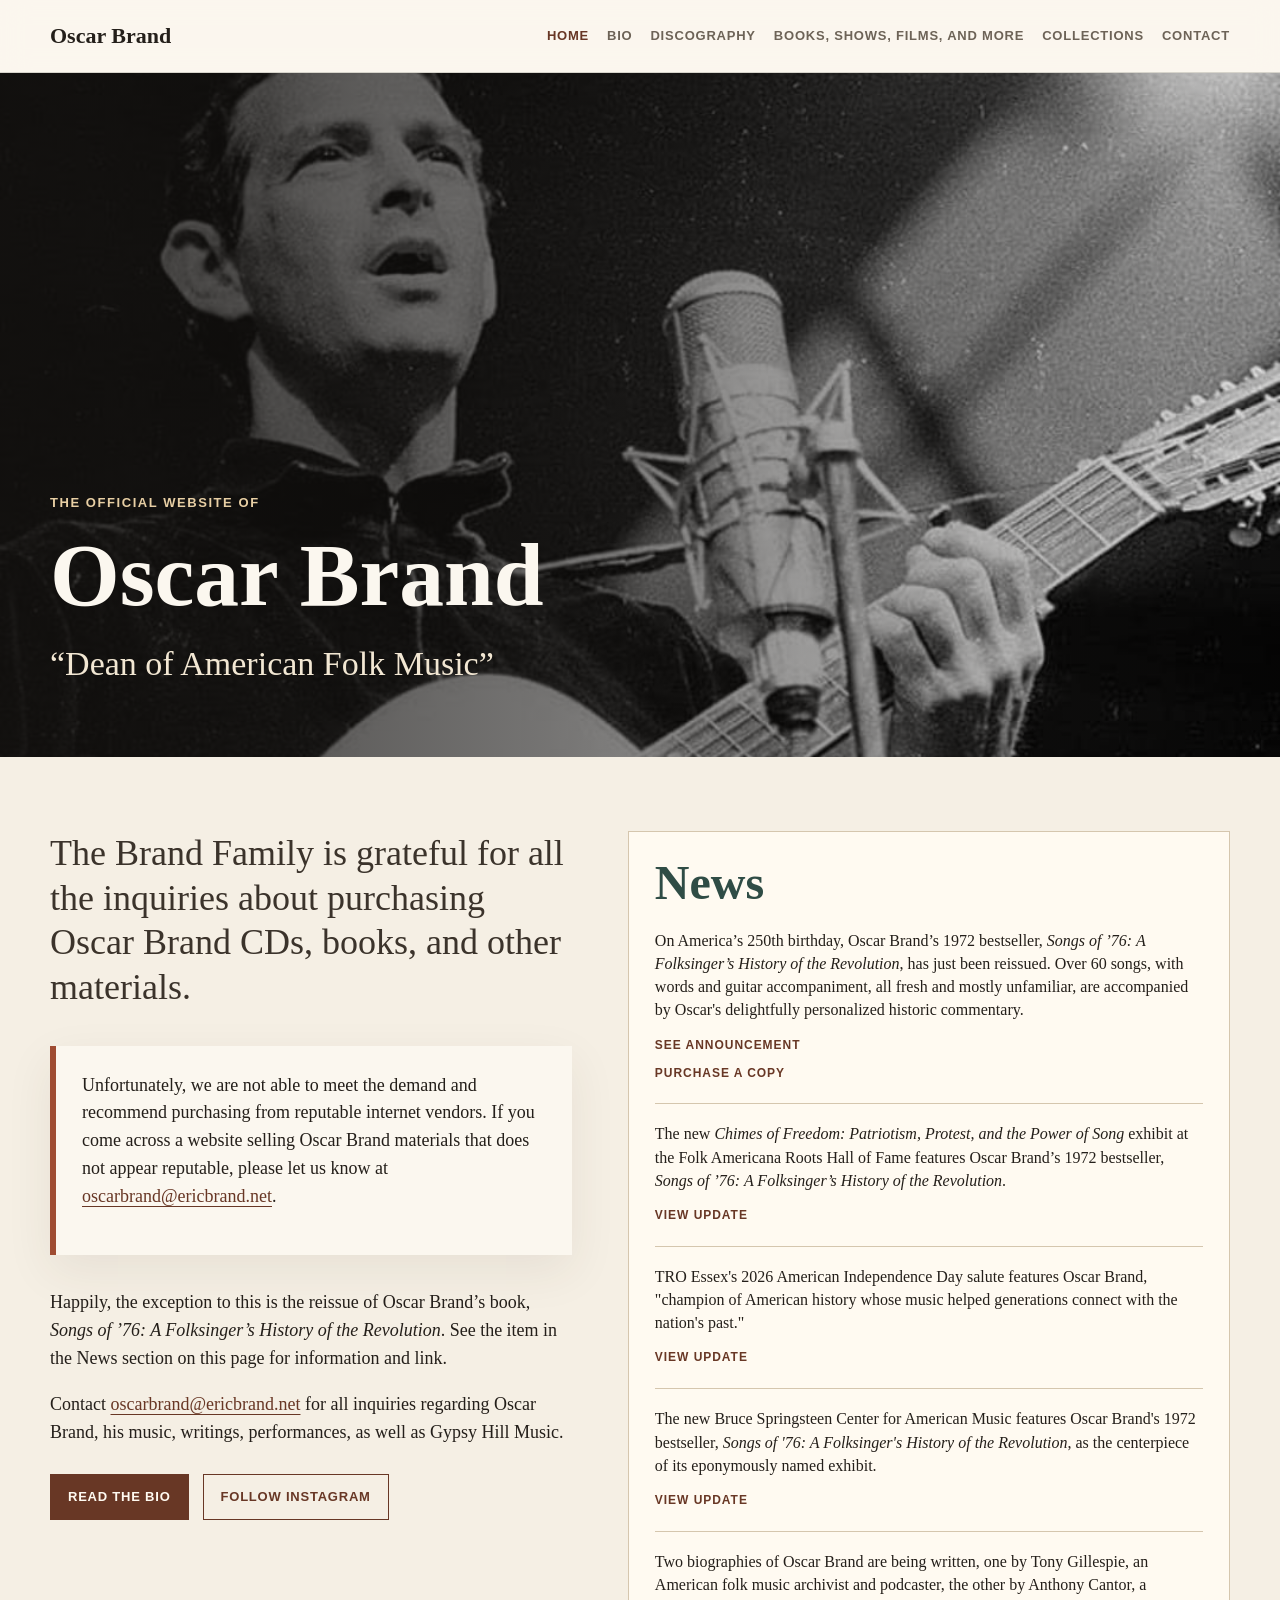
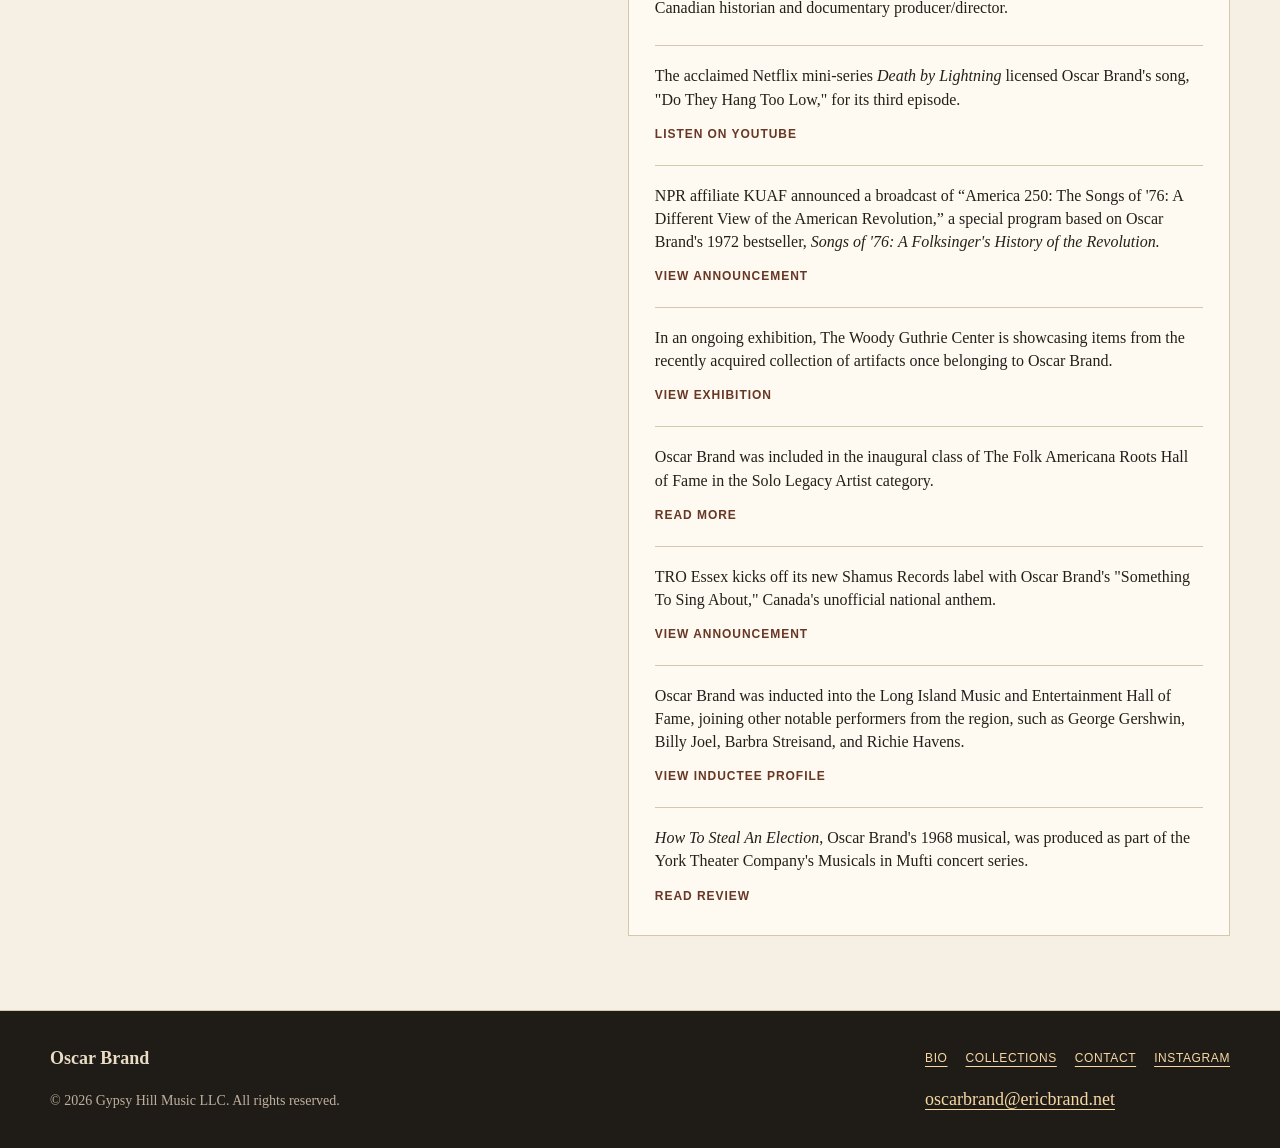
<file: index.html>
<!doctype html>
<html lang="en">
<head>
  <meta charset="utf-8">
  <meta name="viewport" content="width=device-width, initial-scale=1">
  <title>Oscar Brand | Official Website</title>
  <meta name="description" content="The official website of Oscar Brand, Dean of American Folk Music.">
  <meta name="robots" content="index, follow">
  <link rel="canonical" href="https://oscarbrand.com/">
  <meta property="og:type" content="website">
  <meta property="og:title" content="Oscar Brand | Official Website">
  <meta property="og:description" content="The official website of Oscar Brand, Dean of American Folk Music.">
  <meta property="og:url" content="https://oscarbrand.com/">
  <meta property="og:image" content="https://oscarbrand.com/assets/home-hero.jpg">
  <meta property="og:image:alt" content="Oscar Brand performing with his guitar">
  <meta name="twitter:card" content="summary_large_image">
  <link rel="icon" href="favicon.svg" type="image/svg+xml">
  <script>document.documentElement.classList.add('js');</script>
  <link rel="stylesheet" href="styles.css?v=20260910c">
  <script type="application/ld+json">
  {
    "@context": "https://schema.org",
    "@type": "Person",
    "name": "Oscar Brand",
    "url": "https://oscarbrand.com/",
    "image": "https://oscarbrand.com/assets/home-hero.jpg",
    "description": "Oscar Brand was a writer, composer, performer, and radio and television personality known as the Dean of American Folk Music.",
    "sameAs": [
      "https://en.wikipedia.org/wiki/Oscar_Brand",
      "https://www.instagram.com/theoscarbrand/",
      "https://www.discogs.com/artist/292540-Oscar-Brand"
    ]
  }
  </script>
</head>
<body>
  <header class="site-header">
    <nav class="nav" aria-label="Primary navigation">
      <a class="brand" href="/">Oscar Brand</a>
      <button class="nav-toggle" type="button" aria-expanded="false" aria-controls="primary-links"><span class="nav-toggle-lines" aria-hidden="true"></span><span class="sr-only">Menu</span></button>
      <div class="nav-links" id="primary-links">
        <a href="/" aria-current="page">Home</a>
        <a href="bio.html">Bio</a>
        <a href="discography.html">Discography</a>
        <a href="books-shows-films.html">Books, Shows, Films, and More</a>
        <a href="collections.html">Collections</a>
        <a href="contact.html">Contact</a>
      </div>
    </nav>
  </header>

  <main>
    <section class="hero" style="--hero-position: 50% 30%;">
      <img class="hero-image" src="assets/home-hero.jpg" alt="Oscar Brand performing with his guitar" width="1080" height="1075" fetchpriority="high">
      <div class="hero-inner">
        <p class="eyebrow">The Official Website of</p>
        <h1>Oscar Brand</h1>
        <p class="hero-subtitle">“Dean of American Folk Music”</p>
      </div>
    </section>

    <section class="content two-column home-content">
      <div class="copy">
        <p class="lead">The Brand Family is grateful for all the inquiries about purchasing Oscar Brand CDs, books, and other materials.</p>
        <div class="notice">
          <p>Unfortunately, we are not able to meet the demand and recommend purchasing from reputable internet vendors. If you come across a website selling Oscar Brand materials that does not appear reputable, please let us know at <a href="mailto:oscarbrand@ericbrand.net">oscarbrand@ericbrand.net</a>.</p>
        </div>
        <p>Happily, the exception to this is the reissue of Oscar Brand’s book, <em>Songs of ’76: A Folksinger’s History of the Revolution</em>. See the item in the News section on this page for information and link.</p>
        <p>Contact <a href="mailto:oscarbrand@ericbrand.net">oscarbrand@ericbrand.net</a> for all inquiries regarding Oscar Brand, his music, writings, performances, as well as Gypsy Hill Music.</p>
        <div class="button-row">
          <a class="button" href="bio.html">Read the Bio</a>
          <a class="button secondary" href="https://www.instagram.com/theoscarbrand/" target="_blank" rel="noopener noreferrer">Follow Instagram</a>
        </div>
      </div>

      <aside class="news" aria-labelledby="news-heading">
        <h2 id="news-heading">News</h2>
        <ul class="news-list">
          <li><p>On America’s 250th birthday, Oscar Brand’s 1972 bestseller, <em>Songs of ’76: A Folksinger’s History of the Revolution</em>, has just been reissued. Over 60 songs, with words and guitar accompaniment, all fresh and mostly unfamiliar, are accompanied by Oscar's delightfully personalized historic commentary.</p><a href="https://www.instagram.com/p/DdNG9AiFvvz/?stkn=bWpmbHNpZHl3cmJk" target="_blank" rel="noopener noreferrer">See announcement</a><br><a href="https://www.amazon.com/Songs-76-Oscar-Brand/dp/1493098403/" target="_blank" rel="noopener noreferrer">Purchase a copy</a></li>
          <li><p>The new <em>Chimes of Freedom: Patriotism, Protest, and the Power of Song</em> exhibit at the Folk Americana Roots Hall of Fame features Oscar Brand’s 1972 bestseller, <em>Songs of ’76: A Folksinger’s History of the Revolution</em>.</p><a href="https://www.instagram.com/brand_jeannie/p/DdgyC-wF-sq/" target="_blank" rel="noopener noreferrer">View update</a></li>
          <li><p>TRO Essex's 2026 American Independence Day salute features Oscar Brand, "champion of American history whose music helped generations connect with the nation's past."</p><a href="https://www.instagram.com/troessexmusicgroup/reel/DaN21lPpsqW/" target="_blank" rel="noopener noreferrer">View update</a></li>
          <li><p>The new Bruce Springsteen Center for American Music features Oscar Brand's 1972 bestseller, <em>Songs of '76: A Folksinger's History of the Revolution</em>, as the centerpiece of its eponymously named exhibit.</p><a href="https://www.instagram.com/brand_jeannie/p/DZvspr8H_Sf/" target="_blank" rel="noopener noreferrer">View update</a></li>
          <li><p>Two biographies of Oscar Brand are being written, one by Tony Gillespie, an American folk music archivist and podcaster, the other by Anthony Cantor, a Canadian historian and documentary producer/director.</p></li>
          <li><p>The acclaimed Netflix mini-series <em>Death by Lightning</em> licensed Oscar Brand's song, "Do They Hang Too Low," for its third episode.</p><a href="https://www.youtube.com/playlist?list=PLxLf7ivC2yMUwayCAdQJcPtGXL4rlucHL" target="_blank" rel="noopener noreferrer">Listen on YouTube</a></li>
          <li><p>NPR affiliate KUAF announced a broadcast of “America 250: The Songs of '76: A Different View of the American Revolution,” a special program based on Oscar Brand's 1972 bestseller, <em>Songs of '76: A Folksinger's History of the Revolution.</em></p><a href="https://www.kuaf.com/community-calendar/event/olli-america-250-the-songs-of-76-a-different-view-of-the-american-revolution-22-01-2026-12-58-46" target="_blank" rel="noopener noreferrer">View Announcement</a></li>
          <li><p>In an ongoing exhibition, The Woody Guthrie Center is showcasing items from the recently acquired collection of artifacts once belonging to Oscar Brand.</p><a href="https://woodyguthriecenter.org/visit/exhibits/balladmonger/" target="_blank" rel="noopener noreferrer">View exhibition</a></li>
          <li><p>Oscar Brand was included in the inaugural class of The Folk Americana Roots Hall of Fame in the Solo Legacy Artist category.</p><a href="https://www.americanbluesscene.com/2024/03/the-folk-americana-roots-hall-of-fame-inductees-oscar-brand/" target="_blank" rel="noopener noreferrer">Read more</a></li>
          <li><p>TRO Essex kicks off its new Shamus Records label with Oscar Brand's "Something To Sing About," Canada's unofficial national anthem.</p><a href="https://www.linkedin.com/posts/troessexmusicgroup_recordlabel-shamusrecords-music-activity-7161459647114149888-jFPa/" target="_blank" rel="noopener noreferrer">View announcement</a></li>
          <li><p>Oscar Brand was inducted into the Long Island Music and Entertainment Hall of Fame, joining other notable performers from the region, such as George Gershwin, Billy Joel, Barbra Streisand, and Richie Havens.</p><a href="https://www.limusichalloffame.org/inductees/oscar-brand/" target="_blank" rel="noopener noreferrer">View Inductee Profile</a></li>
          <li><p><em>How To Steal An Election</em>, Oscar Brand's 1968 musical, was produced as part of the York Theater Company's Musicals in Mufti concert series.</p><a href="https://newyorktheater.me/2023/08/29/how-to-steal-an-election-musical-review/" target="_blank" rel="noopener noreferrer">Read review</a></li>
        </ul>
      </aside>
    </section>
  </main>

  <footer class="site-footer"><div class="footer-inner"><p><strong>Oscar Brand</strong></p><nav class="footer-links" aria-label="Footer navigation"><a href="bio.html">Bio</a><a href="collections.html">Collections</a><a href="contact.html">Contact</a><a href="https://www.instagram.com/theoscarbrand/" target="_blank" rel="noopener noreferrer">Instagram</a></nav><p class="footer-copyright">&copy; 2026 Gypsy Hill Music LLC. All rights reserved.</p><p><a href="mailto:oscarbrand@ericbrand.net">oscarbrand@ericbrand.net</a></p></div></footer>
  <script src="site.js?v=20260915a"></script>
</body>
</html>
</file>
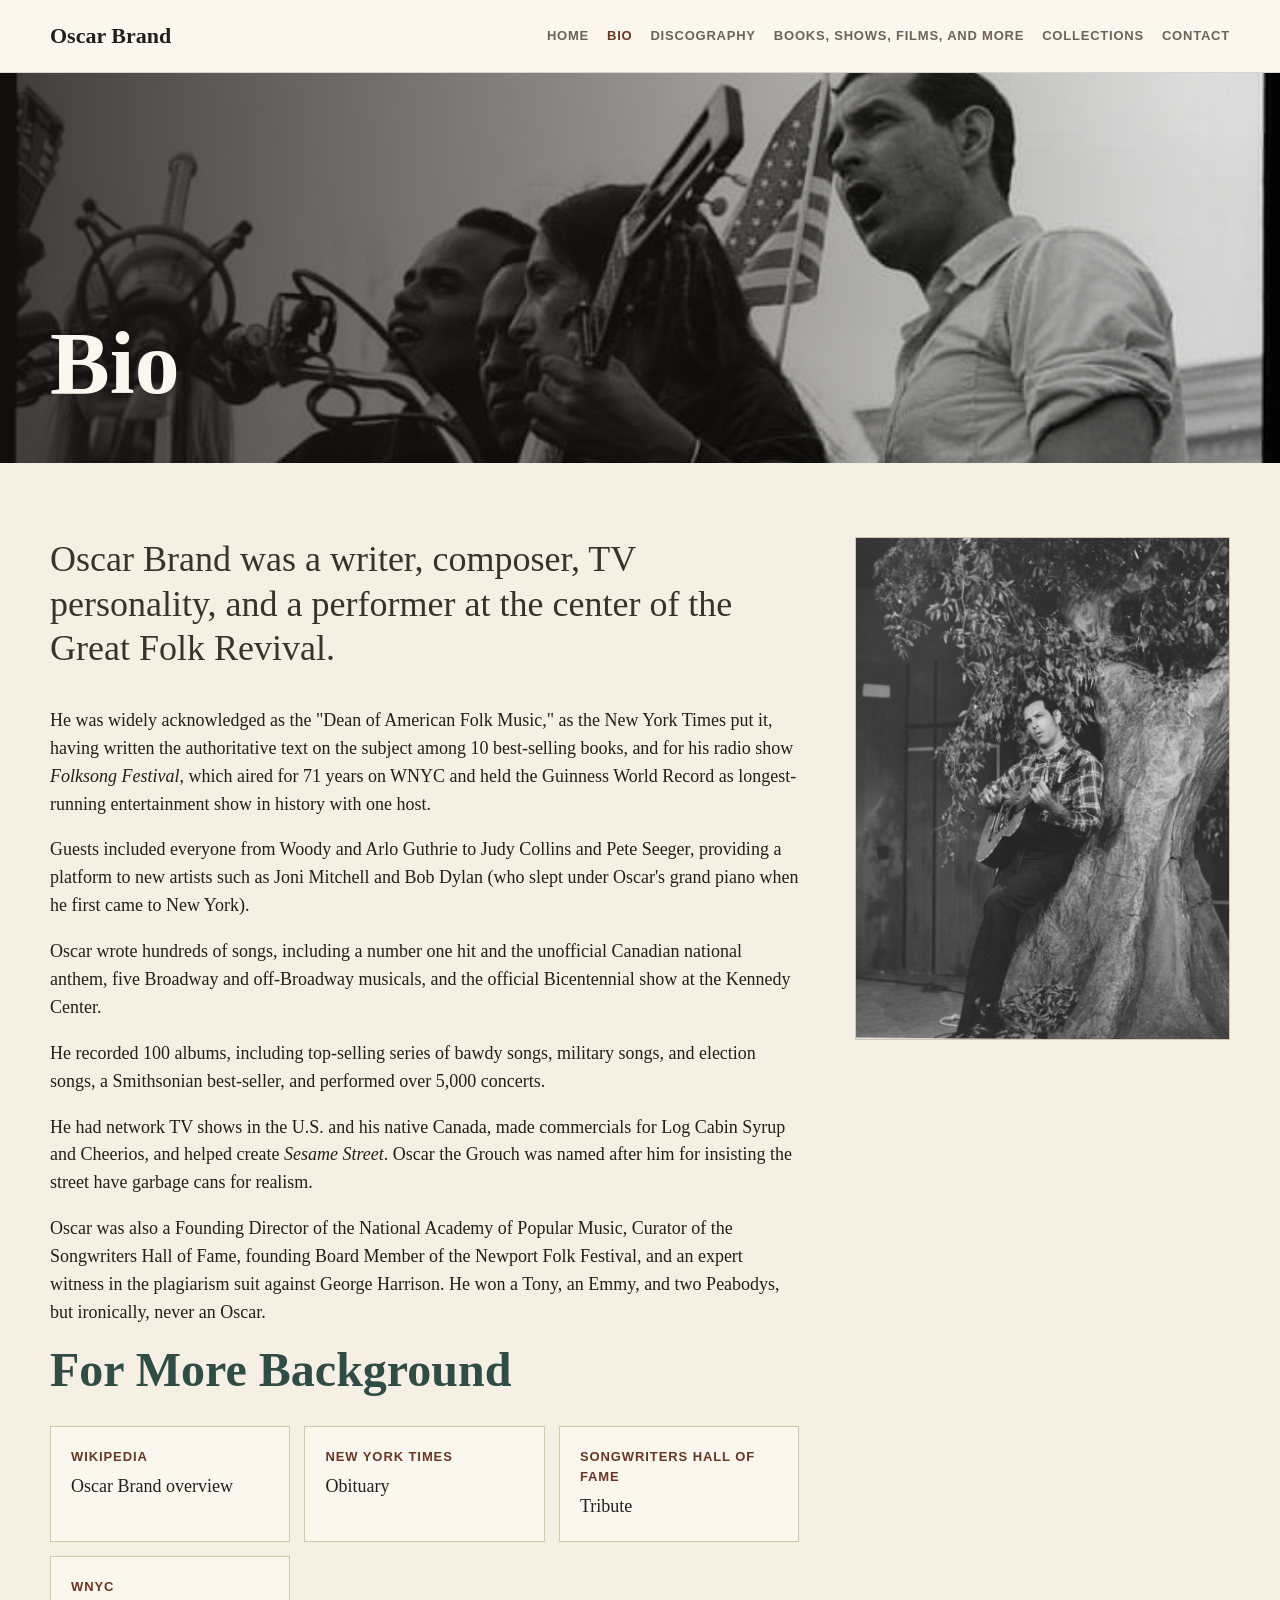
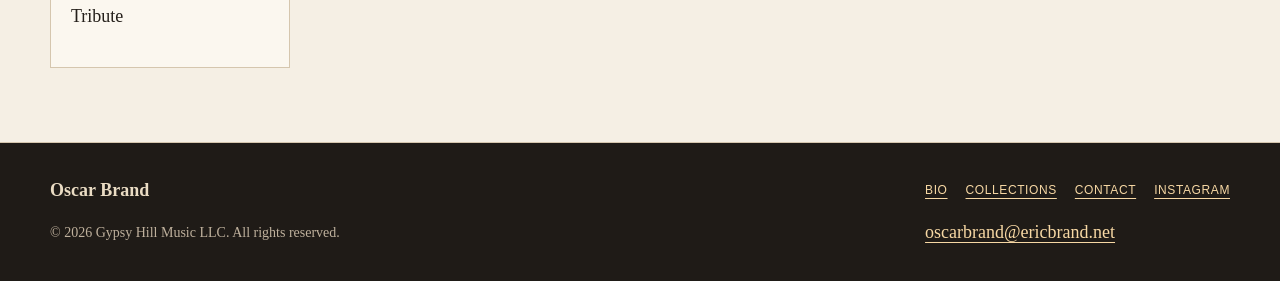
<file: bio.html>
<!doctype html>
<html lang="en">
<head>
  <meta charset="utf-8">
  <meta name="viewport" content="width=device-width, initial-scale=1">
  <title>Bio | Oscar Brand</title>
  <meta name="description" content="A concise biography of Oscar Brand, Dean of American Folk Music.">
  <meta name="robots" content="index, follow">
  <link rel="canonical" href="https://oscarbrand.com/bio.html">
  <meta property="og:type" content="profile">
  <meta property="og:title" content="Bio | Oscar Brand">
  <meta property="og:description" content="A concise biography of Oscar Brand, Dean of American Folk Music.">
  <meta property="og:url" content="https://oscarbrand.com/bio.html">
  <meta property="og:image" content="https://oscarbrand.com/assets/bio-hero.jpg">
  <meta property="og:image:alt" content="Oscar Brand performing with his guitar">
  <meta name="twitter:card" content="summary_large_image">
  <link rel="icon" href="favicon.svg" type="image/svg+xml">
  <script>document.documentElement.classList.add('js');</script>
  <link rel="stylesheet" href="styles.css?v=20260910c">
  <script type="application/ld+json">
  {
    "@context": "https://schema.org",
    "@type": "Person",
    "name": "Oscar Brand",
    "url": "https://oscarbrand.com/",
    "image": "https://oscarbrand.com/assets/home-hero.jpg",
    "description": "Oscar Brand was a writer, composer, performer, and radio and television personality known as the Dean of American Folk Music.",
    "sameAs": [
      "https://en.wikipedia.org/wiki/Oscar_Brand",
      "https://www.instagram.com/theoscarbrand/",
      "https://www.discogs.com/artist/292540-Oscar-Brand"
    ]
  }
  </script>
</head>
<body>
  <header class="site-header"><nav class="nav" aria-label="Primary navigation"><a class="brand" href="/">Oscar Brand</a><button class="nav-toggle" type="button" aria-expanded="false" aria-controls="primary-links"><span class="nav-toggle-lines" aria-hidden="true"></span><span class="sr-only">Menu</span></button><div class="nav-links" id="primary-links"><a href="/">Home</a><a href="bio.html" aria-current="page">Bio</a><a href="discography.html">Discography</a><a href="books-shows-films.html">Books, Shows, Films, and More</a><a href="collections.html">Collections</a><a href="contact.html">Contact</a></div></nav></header>
  <main>
    <section class="page-hero" style="--hero-position: 50% 38%;"><img class="hero-image" src="assets/bio-hero.jpg" alt="Oscar Brand performing with his guitar" width="700" height="425" fetchpriority="high"><div class="hero-inner"><h1>Bio</h1></div></section>
    <section class="content two-column">
      <div class="copy">
        <p class="lead">Oscar Brand was a writer, composer, TV personality, and a performer at the center of the Great Folk Revival.</p>
        <p>He was widely acknowledged as the "Dean of American Folk Music," as the New York Times put it, having written the authoritative text on the subject among 10 best-selling books, and for his radio show <em>Folksong Festival</em>, which aired for 71 years on WNYC and held the Guinness World Record as longest-running entertainment show in history with one host.</p>
        <p>Guests included everyone from Woody and Arlo Guthrie to Judy Collins and Pete Seeger, providing a platform to new artists such as Joni Mitchell and Bob Dylan (who slept under Oscar's grand piano when he first came to New York).</p>
        <p>Oscar wrote hundreds of songs, including a number one hit and the unofficial Canadian national anthem, five Broadway and off-Broadway musicals, and the official Bicentennial show at the Kennedy Center.</p>
        <p>He recorded 100 albums, including top-selling series of bawdy songs, military songs, and election songs, a Smithsonian best-seller, and performed over 5,000 concerts.</p>
        <p>He had network TV shows in the U.S. and his native Canada, made commercials for Log Cabin Syrup and Cheerios, and helped create <em>Sesame Street</em>. Oscar the Grouch was named after him for insisting the street have garbage cans for realism.</p>
        <p>Oscar was also a Founding Director of the National Academy of Popular Music, Curator of the Songwriters Hall of Fame, founding Board Member of the Newport Folk Festival, and an expert witness in the plagiarism suit against George Harrison. He won a Tony, an Emmy, and two Peabodys, but ironically, never an Oscar.</p>
        <h2 class="section-title">For More Background</h2>
        <div class="link-grid"><a class="link-card" href="https://en.wikipedia.org/wiki/Oscar_Brand" target="_blank" rel="noopener noreferrer"><strong>Wikipedia</strong>Oscar Brand overview</a><a class="link-card" href="https://www.nytimes.com/2016/10/02/arts/music/oscar-brand-dead.html" target="_blank" rel="noopener noreferrer"><strong>New York Times</strong>Obituary</a><a class="link-card" href="https://www.songhall.org/news/remembering-oscar-brand" target="_blank" rel="noopener noreferrer"><strong>Songwriters Hall of Fame</strong>Tribute</a><a class="link-card" href="https://www.wnyc.org/story/oscar-brand-memoriam/" target="_blank" rel="noopener noreferrer"><strong>WNYC</strong>Tribute</a></div>
      </div>
      <figure class="feature-image full-image"><img src="assets/bio-feature.jpg" alt="Oscar Brand performing onstage with his guitar" width="1522" height="2048" decoding="async"></figure>
    </section>
  </main>
  <footer class="site-footer"><div class="footer-inner"><p><strong>Oscar Brand</strong></p><nav class="footer-links" aria-label="Footer navigation"><a href="bio.html">Bio</a><a href="collections.html">Collections</a><a href="contact.html">Contact</a><a href="https://www.instagram.com/theoscarbrand/" target="_blank" rel="noopener noreferrer">Instagram</a></nav><p class="footer-copyright">&copy; 2026 Gypsy Hill Music LLC. All rights reserved.</p><p><a href="mailto:oscarbrand@ericbrand.net">oscarbrand@ericbrand.net</a></p></div></footer>
  <script src="site.js?v=20260915a"></script>
</body>
</html>
</file>
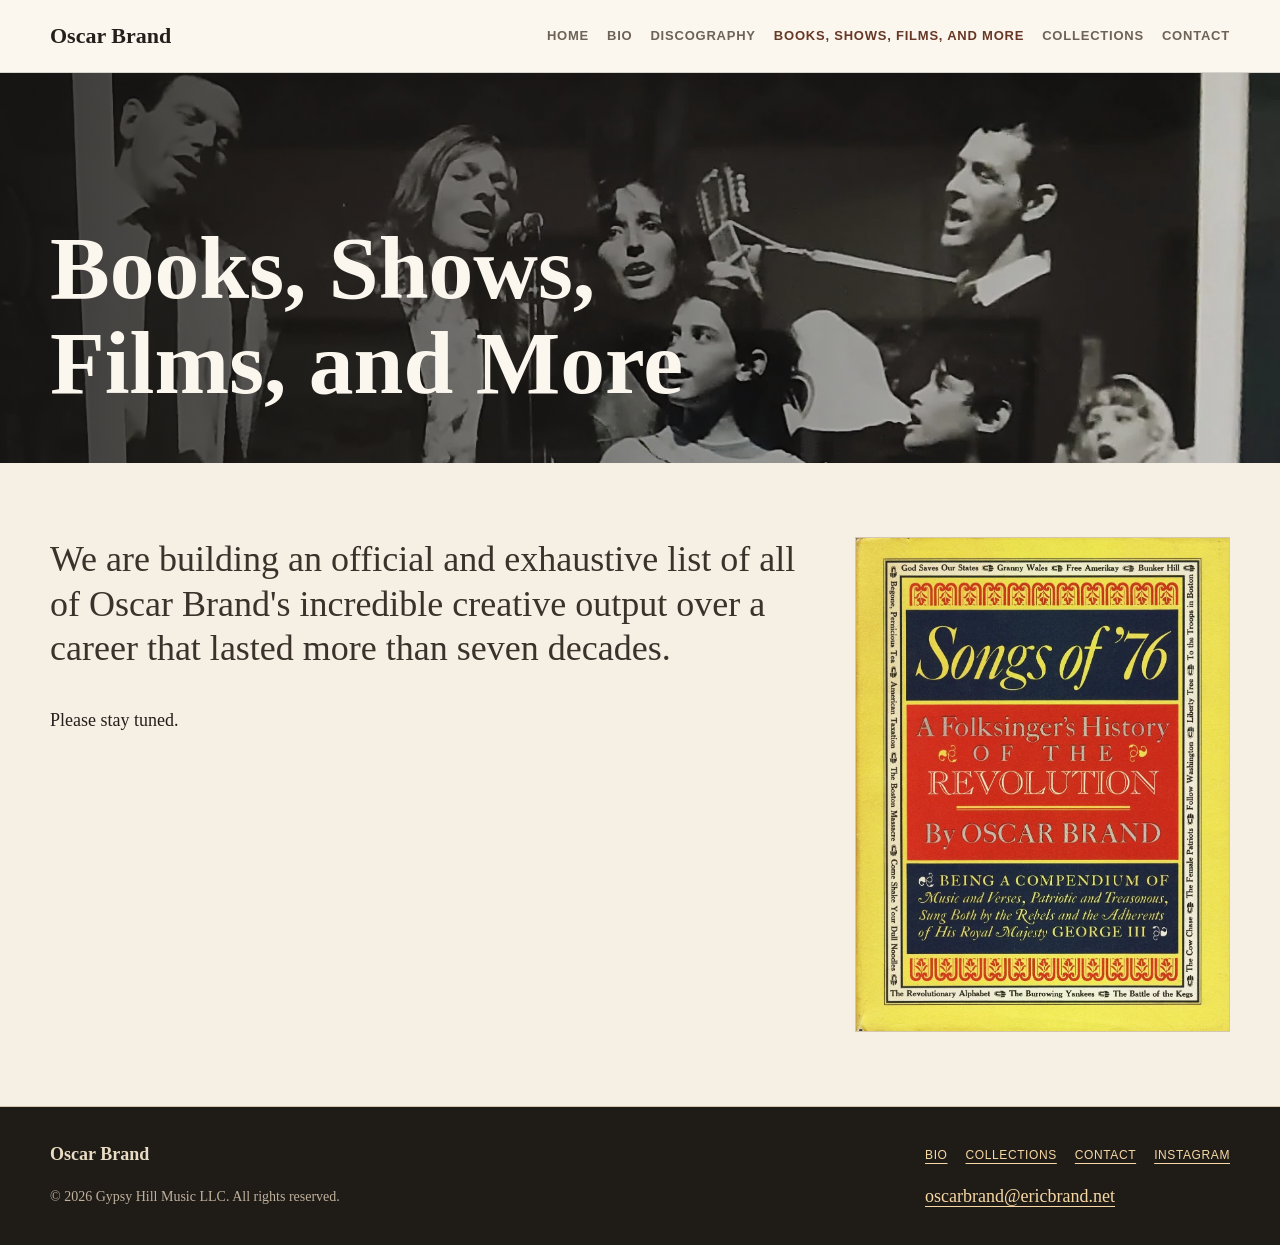
<file: books-shows-films.html>
<!doctype html>
<html lang="en">
<head>
  <meta charset="utf-8">
  <meta name="viewport" content="width=device-width, initial-scale=1">
  <title>Books, Shows, Films, and More | Oscar Brand</title>
  <meta name="description" content="Books, shows, films, and creative output by Oscar Brand.">
  <meta name="robots" content="index, follow">
  <link rel="canonical" href="https://oscarbrand.com/books-shows-films.html">
  <meta property="og:type" content="website">
  <meta property="og:title" content="Books, Shows, Films, and More | Oscar Brand">
  <meta property="og:description" content="Books, shows, films, and creative output by Oscar Brand.">
  <meta property="og:url" content="https://oscarbrand.com/books-shows-films.html">
  <meta property="og:image" content="https://oscarbrand.com/assets/books-hero.png">
  <meta property="og:image:alt" content="Oscar Brand performing with his guitar">
  <meta name="twitter:card" content="summary_large_image">
  <link rel="icon" href="favicon.svg" type="image/svg+xml">
  <script>document.documentElement.classList.add('js');</script>
  <link rel="stylesheet" href="styles.css?v=20260910c">
</head>
<body>
  <header class="site-header"><nav class="nav" aria-label="Primary navigation"><a class="brand" href="/">Oscar Brand</a><button class="nav-toggle" type="button" aria-expanded="false" aria-controls="primary-links"><span class="nav-toggle-lines" aria-hidden="true"></span><span class="sr-only">Menu</span></button><div class="nav-links" id="primary-links"><a href="/">Home</a><a href="bio.html">Bio</a><a href="discography.html">Discography</a><a href="books-shows-films.html" aria-current="page">Books, Shows, Films, and More</a><a href="collections.html">Collections</a><a href="contact.html">Contact</a></div></nav></header>
  <main>
    <section class="page-hero" style="--hero-position: 50% 30%;"><img class="hero-image" style="transform: scaleX(-1);" src="assets/books-hero.webp" alt="Oscar Brand performing with his guitar" width="1530" height="2040" fetchpriority="high"><div class="hero-inner"><h1>Books, Shows, Films, and More</h1></div></section>
    <section class="content two-column"><div class="copy"><p class="lead">We are building an official and exhaustive list of all of Oscar Brand's incredible creative output over a career that lasted more than seven decades.</p><p>Please stay tuned.</p></div><figure class="feature-image full-image"><img src="assets/books-feature.webp" alt="Cover of Oscar Brand's book Songs of '76" width="1133" height="1500" decoding="async"></figure></section>
  </main>
  <footer class="site-footer"><div class="footer-inner"><p><strong>Oscar Brand</strong></p><nav class="footer-links" aria-label="Footer navigation"><a href="bio.html">Bio</a><a href="collections.html">Collections</a><a href="contact.html">Contact</a><a href="https://www.instagram.com/theoscarbrand/" target="_blank" rel="noopener noreferrer">Instagram</a></nav><p class="footer-copyright">&copy; 2026 Gypsy Hill Music LLC. All rights reserved.</p><p><a href="mailto:oscarbrand@ericbrand.net">oscarbrand@ericbrand.net</a></p></div></footer>
  <script src="site.js?v=20260915a"></script>
</body>
</html>
</file>
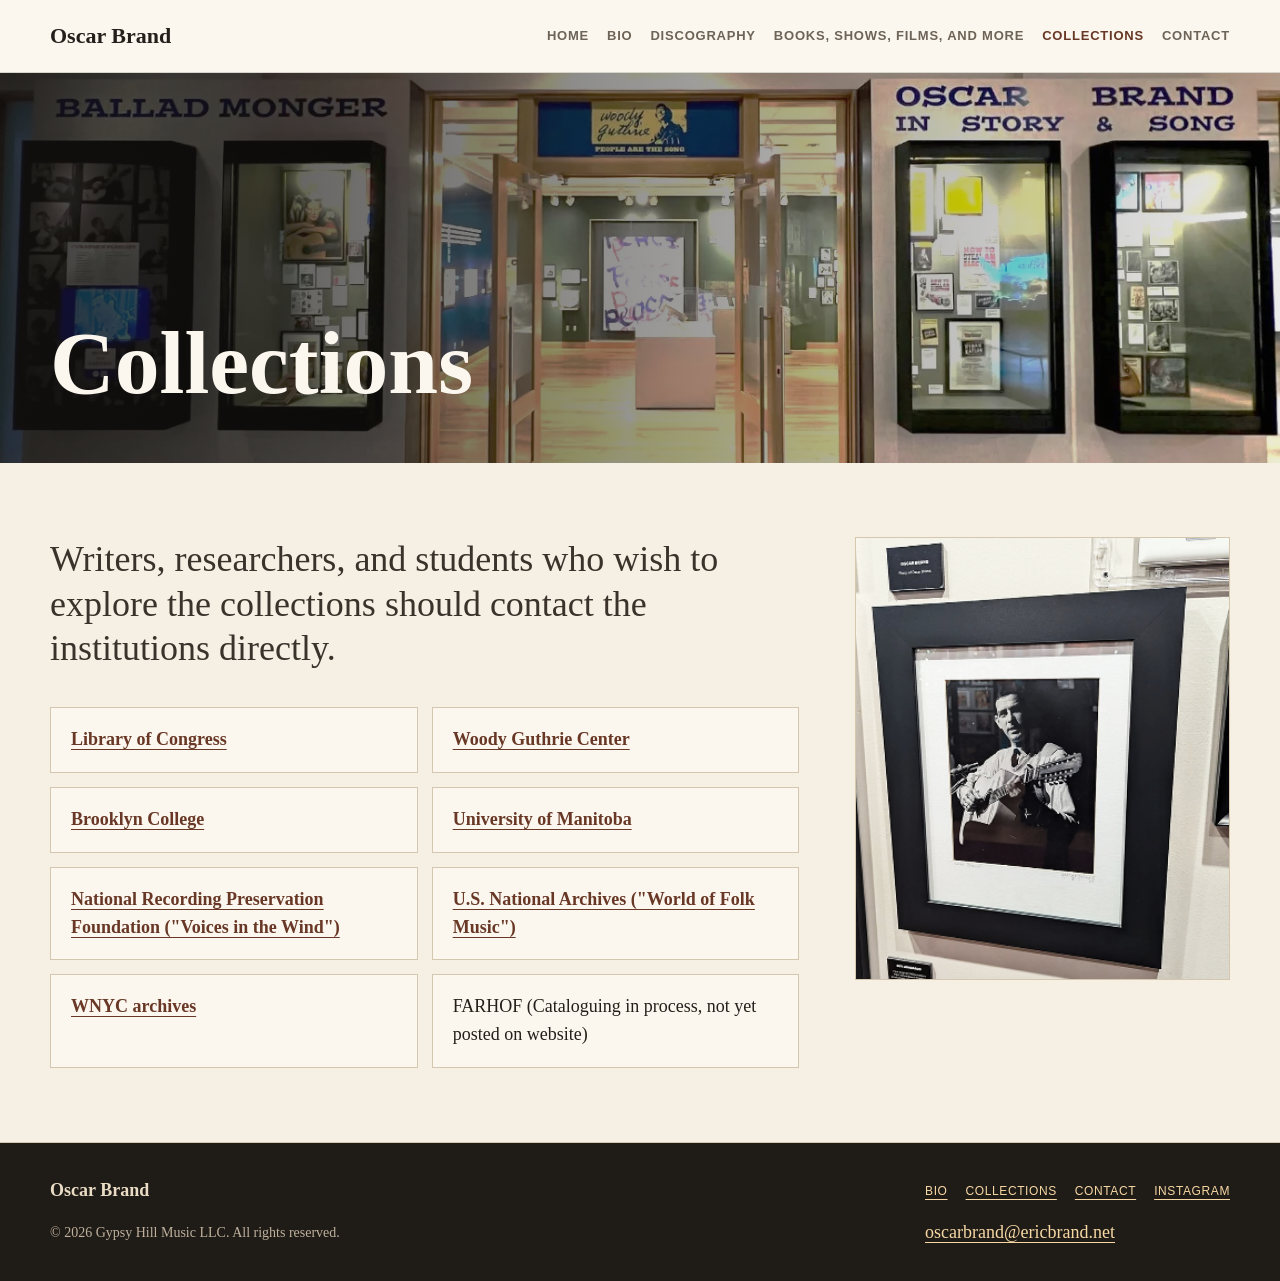
<file: collections.html>
<!doctype html>
<html lang="en">
<head>
  <meta charset="utf-8">
  <meta name="viewport" content="width=device-width, initial-scale=1">
  <title>Collections | Oscar Brand</title>
  <meta name="description" content="Research collections related to Oscar Brand.">
  <meta name="robots" content="index, follow">
  <link rel="canonical" href="https://oscarbrand.com/collections.html">
  <meta property="og:type" content="website">
  <meta property="og:title" content="Collections | Oscar Brand">
  <meta property="og:description" content="Research collections related to Oscar Brand.">
  <meta property="og:url" content="https://oscarbrand.com/collections.html">
  <meta property="og:image" content="https://oscarbrand.com/assets/collections-hero.png">
  <meta property="og:image:alt" content="Oscar Brand with archival materials">
  <meta name="twitter:card" content="summary_large_image">
  <link rel="icon" href="favicon.svg" type="image/svg+xml">
  <script>document.documentElement.classList.add('js');</script>
  <link rel="stylesheet" href="styles.css?v=20260910c">
</head>
<body>
  <header class="site-header"><nav class="nav" aria-label="Primary navigation"><a class="brand" href="/">Oscar Brand</a><button class="nav-toggle" type="button" aria-expanded="false" aria-controls="primary-links"><span class="nav-toggle-lines" aria-hidden="true"></span><span class="sr-only">Menu</span></button><div class="nav-links" id="primary-links"><a href="/">Home</a><a href="bio.html">Bio</a><a href="discography.html">Discography</a><a href="books-shows-films.html">Books, Shows, Films, and More</a><a href="collections.html" aria-current="page">Collections</a><a href="contact.html">Contact</a></div></nav></header>
  <main>
    <section class="page-hero" style="--hero-position: 50% 53%;"><img class="hero-image" src="assets/collections-hero.webp" alt="Oscar Brand with archival materials" width="1378" height="1033" fetchpriority="high"><div class="hero-inner"><h1>Collections</h1></div></section>
    <section class="content two-column">
      <div class="copy">
        <p class="lead">Writers, researchers, and students who wish to explore the collections should contact the institutions directly.</p>
        <ul class="simple-list">
          <li><a href="https://search.catalog.loc.gov/search?option=keyword&amp;query=oscar+brand" target="_blank" rel="noopener noreferrer">Library of Congress</a></li>
          <li><a href="https://woodyguthriecenter.org/news/oscar-brand/" target="_blank" rel="noopener noreferrer">Woody Guthrie Center</a></li>
          <li><a href="https://libguides.brooklyn.cuny.edu/asc/about" target="_blank" rel="noopener noreferrer">Brooklyn College</a></li>
          <li><a href="https://umanitoba.ca/libraries/units/archives/collections/complete_holdings/ead/html/brand.shtml" target="_blank" rel="noopener noreferrer">University of Manitoba</a></li>
          <li><a href="http://recordingpreservation.org/tag/oscar-brand/" target="_blank" rel="noopener noreferrer">National Recording Preservation Foundation ("Voices in the Wind")</a></li>
          <li><a href="https://catalog.archives.gov/id/101693" target="_blank" rel="noopener noreferrer">U.S. National Archives ("World of Folk Music")</a></li>
          <li><a href="https://wnyc.org/story/12814-archival-audio/" target="_blank" rel="noopener noreferrer">WNYC archives</a></li>
          <li>FARHOF (Cataloguing in process, not yet posted on website)</li>
        </ul>
      </div>
      <figure class="feature-image full-image"><img src="assets/collections-oscar-display.png" alt="Framed photograph of Oscar Brand playing guitar on display" width="336" height="398" decoding="async"></figure>
    </section>
  </main>
  <footer class="site-footer"><div class="footer-inner"><p><strong>Oscar Brand</strong></p><nav class="footer-links" aria-label="Footer navigation"><a href="bio.html">Bio</a><a href="collections.html">Collections</a><a href="contact.html">Contact</a><a href="https://www.instagram.com/theoscarbrand/" target="_blank" rel="noopener noreferrer">Instagram</a></nav><p class="footer-copyright">&copy; 2026 Gypsy Hill Music LLC. All rights reserved.</p><p><a href="mailto:oscarbrand@ericbrand.net">oscarbrand@ericbrand.net</a></p></div></footer>
  <script src="site.js?v=20260915a"></script>
</body>
</html>
</file>
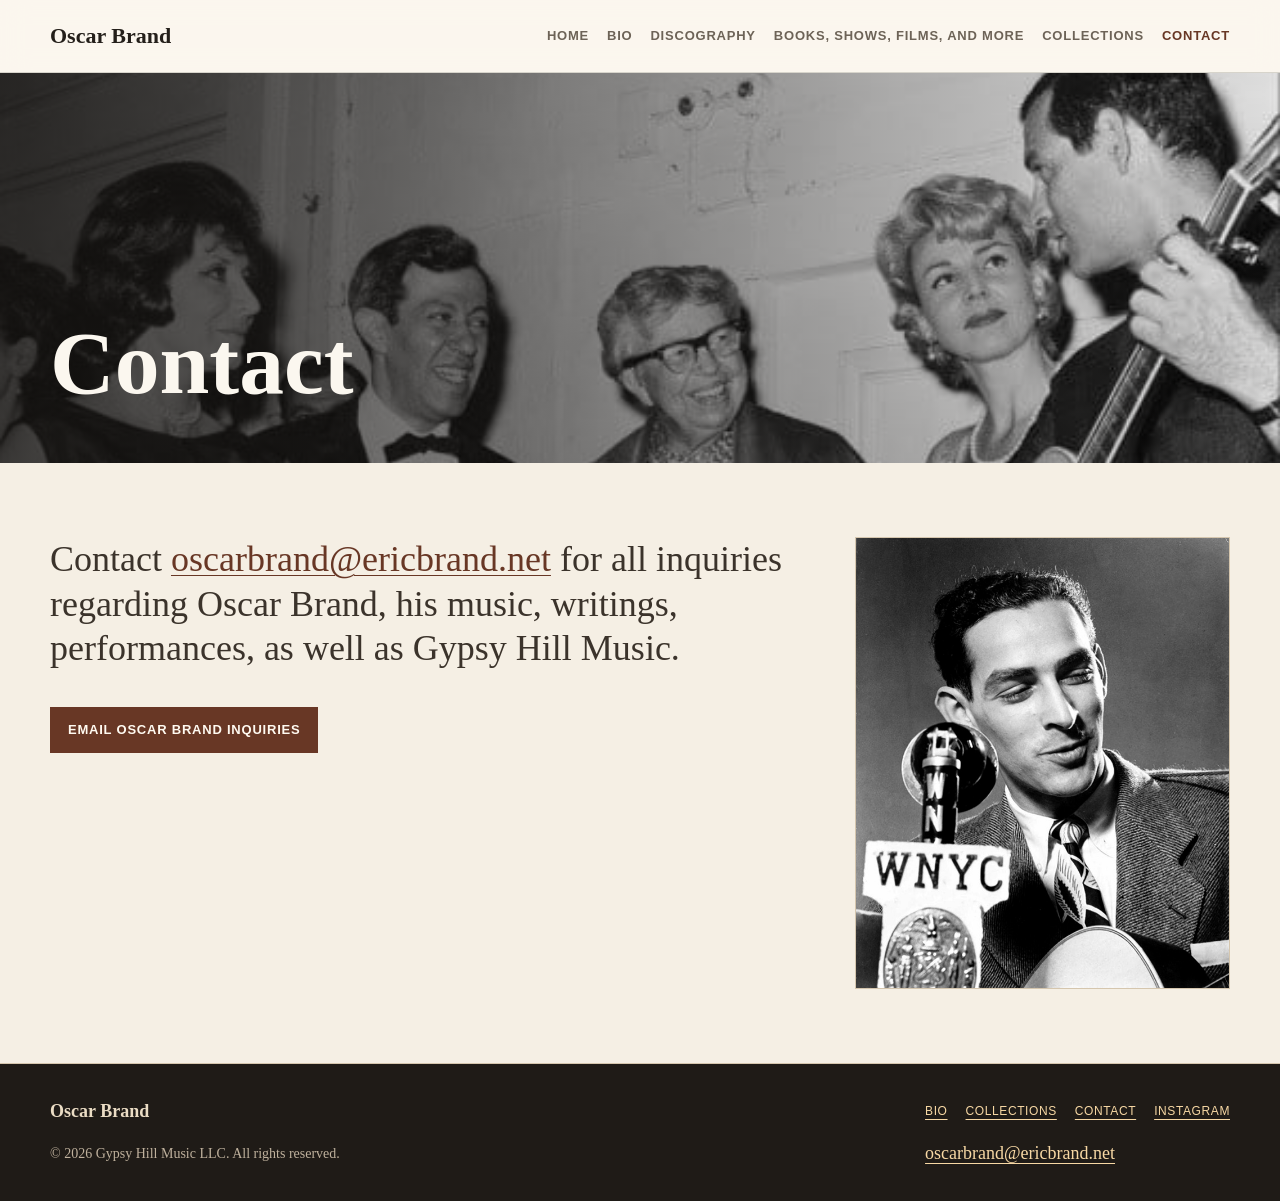
<file: contact.html>
<!doctype html>
<html lang="en">
<head>
  <meta charset="utf-8">
  <meta name="viewport" content="width=device-width, initial-scale=1">
  <title>Contact | Oscar Brand</title>
  <meta name="description" content="Contact information for Oscar Brand inquiries.">
  <meta name="robots" content="index, follow">
  <link rel="canonical" href="https://oscarbrand.com/contact.html">
  <meta property="og:type" content="website">
  <meta property="og:title" content="Contact | Oscar Brand">
  <meta property="og:description" content="Contact information for Oscar Brand inquiries.">
  <meta property="og:url" content="https://oscarbrand.com/contact.html">
  <meta property="og:image" content="https://oscarbrand.com/assets/contact-hero.jpg">
  <meta property="og:image:alt" content="Oscar Brand at a WNYC microphone">
  <meta name="twitter:card" content="summary_large_image">
  <link rel="icon" href="favicon.svg" type="image/svg+xml">
  <script>document.documentElement.classList.add('js');</script>
  <link rel="stylesheet" href="styles.css?v=20260910c">
</head>
<body>
  <header class="site-header"><nav class="nav" aria-label="Primary navigation"><a class="brand" href="/">Oscar Brand</a><button class="nav-toggle" type="button" aria-expanded="false" aria-controls="primary-links"><span class="nav-toggle-lines" aria-hidden="true"></span><span class="sr-only">Menu</span></button><div class="nav-links" id="primary-links"><a href="/">Home</a><a href="bio.html">Bio</a><a href="discography.html">Discography</a><a href="books-shows-films.html">Books, Shows, Films, and More</a><a href="collections.html">Collections</a><a href="contact.html" aria-current="page">Contact</a></div></nav></header>
  <main>
    <section class="page-hero" style="--hero-position: 50% 15%;"><img class="hero-image" src="assets/contact-hero.jpg" alt="Oscar Brand at a WNYC microphone" width="600" height="596" fetchpriority="high"><div class="hero-inner"><h1>Contact</h1></div></section>
    <section class="content two-column"><div class="copy"><p class="lead">Contact <a href="mailto:oscarbrand@ericbrand.net">oscarbrand@ericbrand.net</a> for all inquiries regarding Oscar Brand, his music, writings, performances, as well as Gypsy Hill Music.</p><div class="button-row"><a class="button" href="mailto:oscarbrand@ericbrand.net">Email Oscar Brand Inquiries</a></div></div><figure class="feature-image full-image"><img src="assets/contact-feature.jpg" alt="Oscar Brand at a WNYC microphone" width="663" height="800" decoding="async"></figure></section>
  </main>
  <footer class="site-footer"><div class="footer-inner"><p><strong>Oscar Brand</strong></p><nav class="footer-links" aria-label="Footer navigation"><a href="bio.html">Bio</a><a href="collections.html">Collections</a><a href="contact.html">Contact</a><a href="https://www.instagram.com/theoscarbrand/" target="_blank" rel="noopener noreferrer">Instagram</a></nav><p class="footer-copyright">&copy; 2026 Gypsy Hill Music LLC. All rights reserved.</p><p><a href="mailto:oscarbrand@ericbrand.net">oscarbrand@ericbrand.net</a></p></div></footer>
  <script src="site.js?v=20260915a"></script>
</body>
</html>
</file>
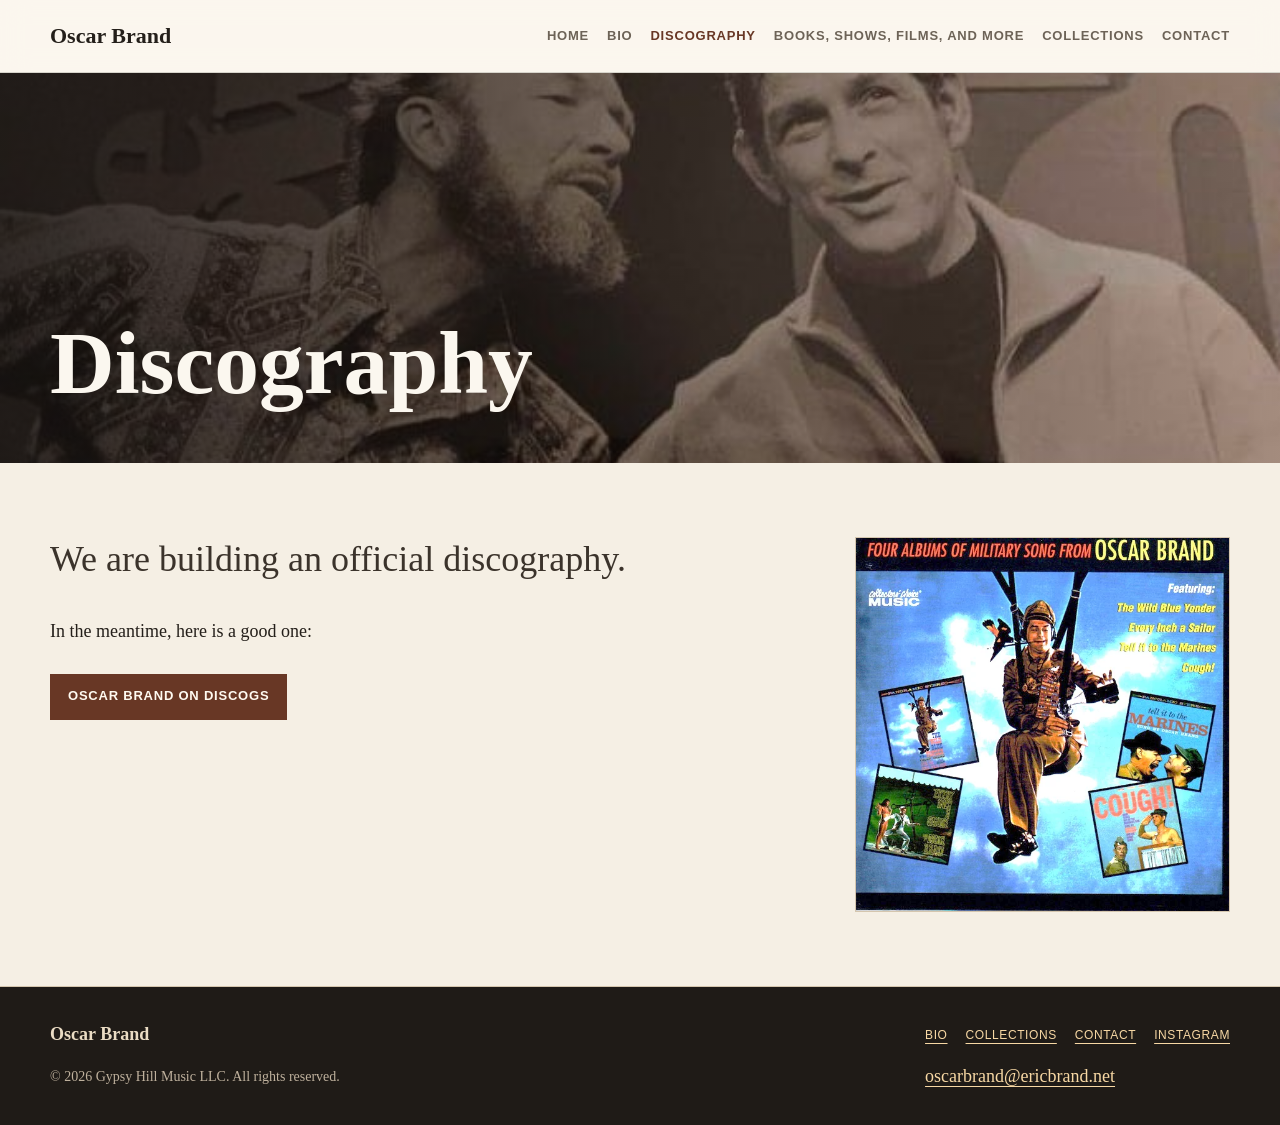
<file: discography.html>
<!doctype html>
<html lang="en">
<head>
  <meta charset="utf-8">
  <meta name="viewport" content="width=device-width, initial-scale=1">
  <title>Discography | Oscar Brand</title>
  <meta name="description" content="Discography resources for Oscar Brand.">
  <meta name="robots" content="index, follow">
  <link rel="canonical" href="https://oscarbrand.com/discography.html">
  <meta property="og:type" content="website">
  <meta property="og:title" content="Discography | Oscar Brand">
  <meta property="og:description" content="Discography resources for Oscar Brand.">
  <meta property="og:url" content="https://oscarbrand.com/discography.html">
  <meta property="og:image" content="https://oscarbrand.com/assets/discography-hero.jpg">
  <meta property="og:image:alt" content="Oscar Brand performing with his guitar">
  <meta name="twitter:card" content="summary_large_image">
  <link rel="icon" href="favicon.svg" type="image/svg+xml">
  <script>document.documentElement.classList.add('js');</script>
  <link rel="stylesheet" href="styles.css?v=20260910c">
</head>
<body>
  <header class="site-header"><nav class="nav" aria-label="Primary navigation"><a class="brand" href="/">Oscar Brand</a><button class="nav-toggle" type="button" aria-expanded="false" aria-controls="primary-links"><span class="nav-toggle-lines" aria-hidden="true"></span><span class="sr-only">Menu</span></button><div class="nav-links" id="primary-links"><a href="/">Home</a><a href="bio.html">Bio</a><a href="discography.html" aria-current="page">Discography</a><a href="books-shows-films.html">Books, Shows, Films, and More</a><a href="collections.html">Collections</a><a href="contact.html">Contact</a></div></nav></header>
  <main>
    <section class="page-hero" style="--hero-position: 50% 47%;"><img class="hero-image" src="assets/discography-hero.jpg" alt="Oscar Brand performing with his guitar" width="673" height="514" fetchpriority="high"><div class="hero-inner"><h1>Discography</h1></div></section>
    <section class="content two-column"><div class="copy"><p class="lead">We are building an official discography.</p><p>In the meantime, here is a good one:</p><div class="button-row"><a class="button" href="https://www.discogs.com/artist/292540-Oscar-Brand" target="_blank" rel="noopener noreferrer">Oscar Brand on Discogs</a></div></div><figure class="feature-image full-image"><img src="assets/discography-feature.webp" alt="Four Oscar Brand military song albums" width="599" height="600" decoding="async"></figure></section>
  </main>
  <footer class="site-footer"><div class="footer-inner"><p><strong>Oscar Brand</strong></p><nav class="footer-links" aria-label="Footer navigation"><a href="bio.html">Bio</a><a href="collections.html">Collections</a><a href="contact.html">Contact</a><a href="https://www.instagram.com/theoscarbrand/" target="_blank" rel="noopener noreferrer">Instagram</a></nav><p class="footer-copyright">&copy; 2026 Gypsy Hill Music LLC. All rights reserved.</p><p><a href="mailto:oscarbrand@ericbrand.net">oscarbrand@ericbrand.net</a></p></div></footer>
  <script src="site.js?v=20260915a"></script>
</body>
</html>
</file>
<file: styles.css>
:root {
  --ink: #241f1a;
  --muted: #6d6357;
  --paper: #f5efe4;
  --paper-soft: #fbf7ef;
  --line: #d5c6ae;
  --accent: #9f4c32;
  --accent-dark: #683725;
  --green: #2f4c45;
  --gold: #b78449;
  --max: 1180px;
}

* { box-sizing: border-box; }
.sr-only { position: absolute; width: 1px; height: 1px; padding: 0; margin: -1px; overflow: hidden; clip: rect(0, 0, 0, 0); white-space: nowrap; border: 0; }
html { scroll-behavior: smooth; }
body {
  margin: 0;
  background: var(--paper);
  color: var(--ink);
  font-family: Georgia, "Times New Roman", serif;
  font-size: 18px;
  line-height: 1.55;
}
img { display: block; max-width: 100%; }
a { color: var(--accent-dark); text-decoration-thickness: 1px; text-underline-offset: 4px; }
a:hover { color: var(--accent); }
.site-header {
  position: sticky;
  top: 0;
  z-index: 10;
  border-bottom: 1px solid rgba(36, 31, 26, 0.16);
  background: rgba(251, 247, 239, 0.94);
  backdrop-filter: blur(14px);
}
.nav {
  width: min(var(--max), calc(100% - 40px));
  margin: 0 auto;
  min-height: 72px;
  display: flex;
  align-items: center;
  justify-content: space-between;
  gap: 24px;
}
.brand {
  color: var(--ink);
  font-size: 22px;
  font-weight: 700;
  letter-spacing: 0;
  text-decoration: none;
  white-space: nowrap;
}
.nav-toggle {
  display: none;
  align-items: center;
  justify-content: center;
  width: 44px;
  height: 44px;
  padding: 0;
  border: 1px solid var(--line);
  background: transparent;
  color: var(--ink);
  cursor: pointer;
}
.nav-toggle-lines,
.nav-toggle-lines::before,
.nav-toggle-lines::after {
  display: block;
  width: 20px;
  height: 2px;
  background: currentColor;
  content: "";
  transition: transform 180ms ease, opacity 180ms ease;
}
.nav-toggle-lines { position: relative; }
.nav-toggle-lines::before { position: absolute; top: -6px; }
.nav-toggle-lines::after { position: absolute; top: 6px; }
.nav-toggle[aria-expanded="true"] .nav-toggle-lines { background: transparent; }
.nav-toggle[aria-expanded="true"] .nav-toggle-lines::before { top: 0; transform: rotate(45deg); }
.nav-toggle[aria-expanded="true"] .nav-toggle-lines::after { top: 0; transform: rotate(-45deg); }
.nav-links { display: flex; align-items: center; justify-content: flex-end; gap: 18px; flex-wrap: wrap; }
.nav-links a {
  color: var(--muted);
  font-family: Arial, Helvetica, sans-serif;
  font-size: 13px;
  font-weight: 700;
  letter-spacing: 0.06em;
  text-transform: uppercase;
  text-decoration: none;
}
.nav-links a[aria-current="page"], .nav-links a:hover { color: var(--accent-dark); }
.hero {
  width: min(100%, 1440px);
  margin-inline: auto;
  min-height: 76vh;
  position: relative;
  overflow: hidden;
  display: grid;
  align-items: end;
  color: var(--paper-soft);
}
.hero::after, .page-hero::after {
  position: absolute;
  inset: 0;
  z-index: 1;
  background: linear-gradient(90deg, rgba(20, 18, 16, 0.82) 0%, rgba(20, 18, 16, 0.58) 43%, rgba(20, 18, 16, 0.12) 100%);
  content: "";
  pointer-events: none;
}
.hero-image {
  position: absolute;
  inset: 0;
  width: 100%;
  height: 100%;
  object-fit: cover;
  object-position: var(--hero-position, center);
}
.hero-inner { position: relative; z-index: 2; width: min(var(--max), calc(100% - 40px)); margin: 0 auto; padding: 88px 0 72px; }
.eyebrow {
  margin: 0 0 14px;
  color: #e8cfa4;
  font-family: Arial, Helvetica, sans-serif;
  font-size: 13px;
  font-weight: 700;
  letter-spacing: 0.12em;
  text-transform: uppercase;
}
h1, h2, h3 { margin: 0; line-height: 1.06; letter-spacing: 0; }
h1 { max-width: 760px; font-size: clamp(48px, 7vw, 98px); }
.hero-subtitle { max-width: 680px; margin: 20px 0 0; color: #f2e7d3; font-size: clamp(22px, 3vw, 34px); line-height: 1.25; }
.page-hero {
  width: min(100%, 1440px);
  margin-inline: auto;
  min-height: 390px;
  position: relative;
  overflow: hidden;
  display: grid;
  align-items: end;
  color: var(--paper-soft);
}
.page-hero::after { background: linear-gradient(90deg, rgba(20, 18, 16, 0.82) 0%, rgba(20, 18, 16, 0.46) 48%, rgba(20, 18, 16, 0.08) 100%); }
.page-hero .hero-inner { padding: 0 0 52px; }
.content { width: min(var(--max), calc(100% - 40px)); margin: 0 auto; padding: 74px 0; }
.two-column { display: grid; grid-template-columns: minmax(0, 1.1fr) minmax(310px, 0.55fr); gap: 56px; align-items: start; }
.home-content { grid-template-columns: minmax(0, 0.78fr) minmax(390px, 0.9fr); }
.lead { color: #3b332b; font-size: clamp(23px, 3vw, 36px); line-height: 1.24; }
.copy p { max-width: 780px; }
.copy p:first-child { margin-top: 0; }
.notice { margin: 34px 0; padding: 26px; border-left: 6px solid var(--accent); background: var(--paper-soft); box-shadow: 0 16px 44px rgba(68, 50, 33, 0.08); }
.button-row { display: flex; gap: 14px; flex-wrap: wrap; margin-top: 28px; }
.button {
  display: inline-flex;
  align-items: center;
  min-height: 46px;
  padding: 11px 17px;
  border: 1px solid var(--accent-dark);
  background: var(--accent-dark);
  color: #fffaf1;
  font-family: Arial, Helvetica, sans-serif;
  font-size: 13px;
  font-weight: 700;
  letter-spacing: 0.06em;
  text-transform: uppercase;
  text-decoration: none;
}
.button.secondary { background: transparent; color: var(--accent-dark); }
.news { padding: 26px; border: 1px solid var(--line); background: #fffaf1; }
.news h2, .section-title { margin-bottom: 20px; color: var(--green); font-size: clamp(30px, 4vw, 48px); }
.news-list { display: grid; gap: 18px; margin: 0; padding: 0; list-style: none; }
.news-list li { padding-top: 18px; border-top: 1px solid var(--line); }
.news-list li:first-child { padding-top: 0; border-top: 0; }
.news-list p { margin: 0 0 8px; font-size: 16px; line-height: 1.45; }
.news-list a { font-family: Arial, Helvetica, sans-serif; font-size: 12px; font-weight: 700; letter-spacing: 0.08em; text-transform: uppercase; text-decoration: none; }
.feature-image { margin: 0; overflow: hidden; border: 1px solid var(--line); background: #fffaf1; }
.feature-image img { width: 100%; height: auto; aspect-ratio: 4 / 3; object-fit: cover; object-position: var(--feature-position, center); }
.feature-image.full-image img { aspect-ratio: auto; object-fit: contain; }
.link-grid { display: grid; grid-template-columns: repeat(3, minmax(0, 1fr)); gap: 14px; margin-top: 30px; }
.link-card { min-height: 112px; padding: 20px; border: 1px solid var(--line); background: var(--paper-soft); color: var(--ink); text-decoration: none; }
.link-card strong { display: block; margin-bottom: 6px; color: var(--accent-dark); font-family: Arial, Helvetica, sans-serif; font-size: 13px; letter-spacing: 0.07em; text-transform: uppercase; }
.simple-list { display: grid; grid-template-columns: repeat(2, minmax(0, 1fr)); gap: 14px; margin: 30px 0 0; padding: 0; list-style: none; }
.simple-list li { padding: 18px 20px; border: 1px solid var(--line); background: var(--paper-soft); }
.simple-list a { font-weight: 700; }
.site-footer { border-top: 1px solid var(--line); background: #1f1b17; color: #eadcc4; }
.footer-inner { width: min(var(--max), calc(100% - 40px)); margin: 0 auto; padding: 34px 0; display: grid; grid-template-columns: 1fr auto; align-items: center; gap: 14px 30px; }
.footer-inner p { margin: 0; }
.footer-inner a { color: #f7d8a4; }
.footer-links { display: flex; justify-content: flex-end; gap: 10px 18px; flex-wrap: wrap; font-family: Arial, Helvetica, sans-serif; font-size: 12px; letter-spacing: 0.05em; text-transform: uppercase; }
.footer-copyright { color: #bfb19d; font-size: 14px; }
@media (max-width: 860px) {
  .nav { min-height: 64px; padding: 10px 0; flex-wrap: wrap; }
  .nav-links {
    width: 100%;
    justify-content: flex-start;
    gap: 12px 16px;
    padding-bottom: 8px;
  }
  .js .nav-toggle { display: inline-flex; }
  .js .nav-links {
    position: absolute;
    top: 100%;
    left: 0;
    max-height: 0;
    overflow: hidden;
    display: grid;
    justify-content: stretch;
    gap: 0;
    background: var(--paper-soft);
    box-shadow: 0 14px 24px rgba(36, 31, 26, 0.14);
    opacity: 0;
    visibility: hidden;
    transition: max-height 220ms ease, opacity 180ms ease, visibility 180ms ease;
  }
  .js .nav-links.is-open { max-height: 420px; opacity: 1; visibility: visible; }
  .js .nav-links a { padding: 12px 20px; border-top: 1px solid var(--line); }
  .two-column, .link-grid, .simple-list { grid-template-columns: 1fr; }
  .content { padding: 52px 0; }
  .footer-inner { grid-template-columns: 1fr; }
  .footer-links { justify-content: flex-start; }
}
@media (max-width: 560px) {
  body { font-size: 17px; }
  .hero-inner { padding: 62px 0; }
  .page-hero .hero-inner { padding: 0 0 42px; }
  .button { width: 100%; justify-content: center; }
}
</file>
